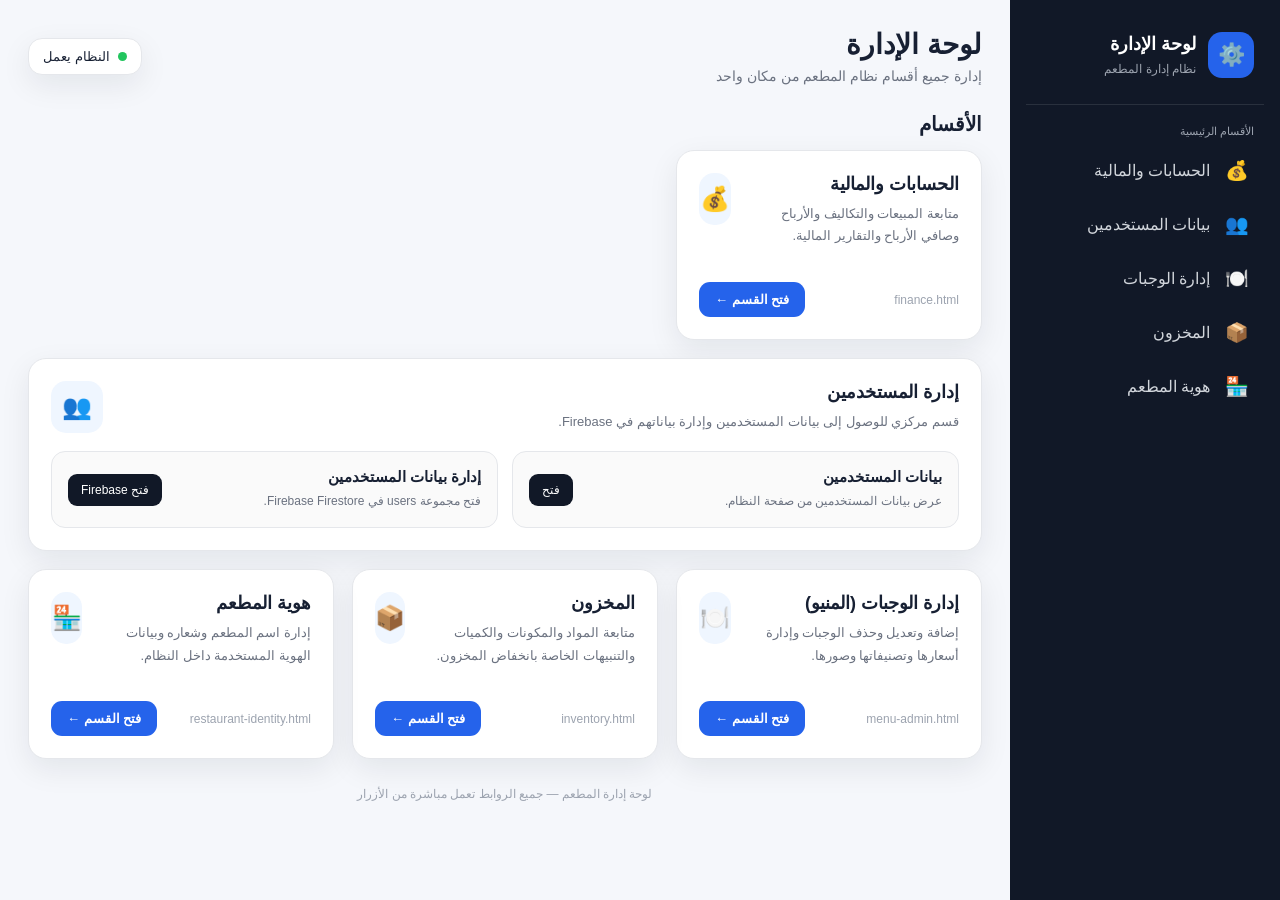
<file: admin.html>
<!DOCTYPE html>
<html lang="ar" dir="rtl">
<head>
  <meta charset="UTF-8">
  <meta name="viewport" content="width=device-width, initial-scale=1.0">
  <title>لوحة الإدارة | إدارة المطعم</title>
  <style>
    :root{
      --bg:#f5f7fb;
      --card:#ffffff;
      --text:#172033;
      --muted:#6b7280;
      --primary:#2563eb;
      --primary-dark:#1d4ed8;
      --border:#e5e7eb;
      --shadow:0 10px 30px rgba(15,23,42,.08);
      --radius:18px;
    }
    *{box-sizing:border-box}
    body{
      margin:0;
      font-family:Tahoma,Arial,sans-serif;
      background:var(--bg);
      color:var(--text);
    }
    a{text-decoration:none;color:inherit}
    .layout{
      min-height:100vh;
      display:flex;
    }
    .sidebar{
      width:270px;
      background:#111827;
      color:#fff;
      padding:24px 16px;
      position:fixed;
      right:0;
      top:0;
      bottom:0;
      overflow-y:auto;
    }
    .brand{
      display:flex;
      align-items:center;
      gap:12px;
      padding:8px 10px 26px;
      border-bottom:1px solid rgba(255,255,255,.1);
      margin-bottom:20px;
    }
    .brand-icon{
      width:46px;height:46px;
      border-radius:14px;
      display:grid;
      place-items:center;
      background:var(--primary);
      font-size:22px;
    }
    .brand h1{font-size:18px;margin:0 0 4px}
    .brand span{font-size:12px;color:#9ca3af}
    .nav-title{
      font-size:11px;
      color:#9ca3af;
      margin:18px 10px 8px;
    }
    .nav a{
      display:flex;
      align-items:center;
      gap:12px;
      padding:13px 12px;
      border-radius:12px;
      color:#d1d5db;
      margin-bottom:5px;
      transition:.2s;
    }
    .nav a:hover,.nav a.active{
      background:#1f2937;
      color:#fff;
    }
    .nav-icon{
      width:30px;
      text-align:center;
      font-size:19px;
    }
    .main{
      width:calc(100% - 270px);
      margin-right:270px;
      padding:28px;
    }
    .topbar{
      display:flex;
      justify-content:space-between;
      align-items:center;
      gap:15px;
      margin-bottom:28px;
    }
    .topbar h2{margin:0;font-size:28px}
    .topbar p{margin:7px 0 0;color:var(--muted);font-size:14px}
    .status{
      background:#fff;
      border:1px solid var(--border);
      border-radius:14px;
      padding:10px 14px;
      display:flex;
      align-items:center;
      gap:8px;
      box-shadow:var(--shadow);
      font-size:13px;
    }
    .dot{
      width:9px;height:9px;border-radius:50%;
      background:#22c55e;
    }
    .section-title{
      font-size:20px;
      margin:0 0 14px;
    }
    .grid{
      display:grid;
      grid-template-columns:repeat(3,minmax(0,1fr));
      gap:18px;
    }
    .card{
      background:var(--card);
      border:1px solid var(--border);
      border-radius:var(--radius);
      padding:22px;
      box-shadow:var(--shadow);
      min-height:190px;
      display:flex;
      flex-direction:column;
      justify-content:space-between;
      transition:.2s;
    }
    .card:hover{
      transform:translateY(-3px);
      box-shadow:0 15px 35px rgba(15,23,42,.12);
    }
    .card-head{
      display:flex;
      align-items:flex-start;
      justify-content:space-between;
      gap:12px;
    }
    .icon{
      width:52px;height:52px;
      border-radius:15px;
      display:grid;
      place-items:center;
      background:#eff6ff;
      color:var(--primary);
      font-size:24px;
    }
    .card h3{margin:0 0 8px;font-size:18px}
    .card p{
      margin:0;
      color:var(--muted);
      font-size:13px;
      line-height:1.7;
    }
    .arrow{
      width:36px;height:36px;
      border-radius:10px;
      display:grid;
      place-items:center;
      background:#f3f4f6;
      color:#374151;
      font-size:18px;
    }
    .card-action{
      margin-top:20px;
      display:flex;
      align-items:center;
      justify-content:space-between;
      gap:10px;
    }
    .open-btn{
      display:inline-flex;
      justify-content:center;
      align-items:center;
      padding:10px 16px;
      border-radius:11px;
      background:var(--primary);
      color:#fff;
      font-size:13px;
      font-weight:bold;
      transition:.2s;
    }
    .open-btn:hover{background:var(--primary-dark)}
    .external{
      color:#9ca3af;
      font-size:12px;
    }
    .users{
      grid-column:span 3;
    }
    .subgrid{
      display:grid;
      grid-template-columns:repeat(2,minmax(0,1fr));
      gap:14px;
      margin-top:18px;
    }
    .subcard{
      border:1px solid var(--border);
      border-radius:14px;
      padding:16px;
      display:flex;
      align-items:center;
      justify-content:space-between;
      gap:12px;
      background:#fafafa;
    }
    .subcard h4{margin:0 0 5px;font-size:15px}
    .subcard p{font-size:12px}
    .sub-btn{
      white-space:nowrap;
      background:#111827;
      color:#fff;
      padding:9px 13px;
      border-radius:9px;
      font-size:12px;
    }
    .footer{
      margin-top:28px;
      color:#9ca3af;
      text-align:center;
      font-size:12px;
    }
    @media(max-width:1050px){
      .grid{grid-template-columns:repeat(2,minmax(0,1fr))}
      .users{grid-column:span 2}
    }
    @media(max-width:760px){
      .sidebar{
        position:static;
        width:100%;
        min-height:auto;
      }
      .layout{display:block}
      .main{
        width:100%;
        margin:0;
        padding:18px;
      }
      .grid{grid-template-columns:1fr}
      .users{grid-column:span 1}
      .subgrid{grid-template-columns:1fr}
      .topbar{align-items:flex-start;flex-direction:column}
    }
  </style>
</head>
<body>

<div class="layout">

  <aside class="sidebar">
    <div class="brand">
      <div class="brand-icon">⚙️</div>
      <div>
        <h1>لوحة الإدارة</h1>
        <span>نظام إدارة المطعم</span>
      </div>
    </div>

    <div class="nav-title">الأقسام الرئيسية</div>
    <nav class="nav">
      <a href="finance.html">
        <span class="nav-icon">💰</span>
        <span>الحسابات والمالية</span>
      </a>

      <a href="datausers.html">
        <span class="nav-icon">👥</span>
        <span>بيانات المستخدمين</span>
      </a>

      <a href="menu-admin.html">
        <span class="nav-icon">🍽️</span>
        <span>إدارة الوجبات</span>
      </a>

      <a href="inventory.html">
        <span class="nav-icon">📦</span>
        <span>المخزون</span>
      </a>

      <a href="restaurant-identity.html">
        <span class="nav-icon">🏪</span>
        <span>هوية المطعم</span>
      </a>
    </nav>
  </aside>

  <main class="main">

    <header class="topbar">
      <div>
        <h2>لوحة الإدارة</h2>
        <p>إدارة جميع أقسام نظام المطعم من مكان واحد</p>
      </div>

      <div class="status">
        <span class="dot"></span>
        النظام يعمل
      </div>
    </header>

    <h3 class="section-title">الأقسام</h3>

    <section class="grid">

      <article class="card">
        <div class="card-head">
          <div>
            <h3>الحسابات والمالية</h3>
            <p>متابعة المبيعات والتكاليف والأرباح وصافي الأرباح والتقارير المالية.</p>
          </div>
          <div class="icon">💰</div>
        </div>
        <div class="card-action">
          <span class="external">finance.html</span>
          <a class="open-btn" href="https://xjkhcois9.github.io/Kkkk/finance.html">فتح القسم ←</a>
        </div>
      </article>

      <article class="card users">
        <div class="card-head">
          <div>
            <h3>إدارة المستخدمين</h3>
            <p>قسم مركزي للوصول إلى بيانات المستخدمين وإدارة بياناتهم في Firebase.</p>
          </div>
          <div class="icon">👥</div>
        </div>

        <div class="subgrid">

          <div class="subcard">
            <div>
              <h4>بيانات المستخدمين</h4>
              <p>عرض بيانات المستخدمين من صفحة النظام.</p>
            </div>
            <a class="sub-btn" href="https://xjkhcois9.github.io/Kkkk/datausers.html">فتح</a>
          </div>

          <div class="subcard">
            <div>
              <h4>إدارة بيانات المستخدمين</h4>
              <p>فتح مجموعة users في Firebase Firestore.</p>
            </div>
            <a class="sub-btn"
               href="https://console.firebase.google.com/u/0/project/project-ac9d8/firestore/databases/-default-/data/~2Fusers~2FTAXE3SXXUVTp2ZL8XRwIQjuH4mq1?hl=ar-001"
               target="_blank"
               rel="noopener noreferrer">فتح Firebase</a>
          </div>

        </div>
      </article>

      <article class="card">
        <div class="card-head">
          <div>
            <h3>إدارة الوجبات (المنيو)</h3>
            <p>إضافة وتعديل وحذف الوجبات وإدارة أسعارها وتصنيفاتها وصورها.</p>
          </div>
          <div class="icon">🍽️</div>
        </div>
        <div class="card-action">
          <span class="external">menu-admin.html</span>
          <a class="open-btn" href="https://xjkhcois9.github.io/Kkkk/menu-admin.html">فتح القسم ←</a>
        </div>
      </article>

      <article class="card">
        <div class="card-head">
          <div>
            <h3>المخزون</h3>
            <p>متابعة المواد والمكونات والكميات والتنبيهات الخاصة بانخفاض المخزون.</p>
          </div>
          <div class="icon">📦</div>
        </div>
        <div class="card-action">
          <span class="external">inventory.html</span>
          <a class="open-btn" href="https://xjkhcois9.github.io/Kkkk/inventory.html">فتح القسم ←</a>
        </div>
      </article>

      <article class="card">
        <div class="card-head">
          <div>
            <h3>هوية المطعم</h3>
            <p>إدارة اسم المطعم وشعاره وبيانات الهوية المستخدمة داخل النظام.</p>
          </div>
          <div class="icon">🏪</div>
        </div>
        <div class="card-action">
          <span class="external">restaurant-identity.html</span>
          <a class="open-btn" href="https://xjkhcois9.github.io/Kkkk/restaurant-identity.html">فتح القسم ←</a>
        </div>
      </article>

    </section>

    <div class="footer">
      لوحة إدارة المطعم — جميع الروابط تعمل مباشرة من الأزرار
    </div>

  </main>
</div>

</body>
</html>
</file>
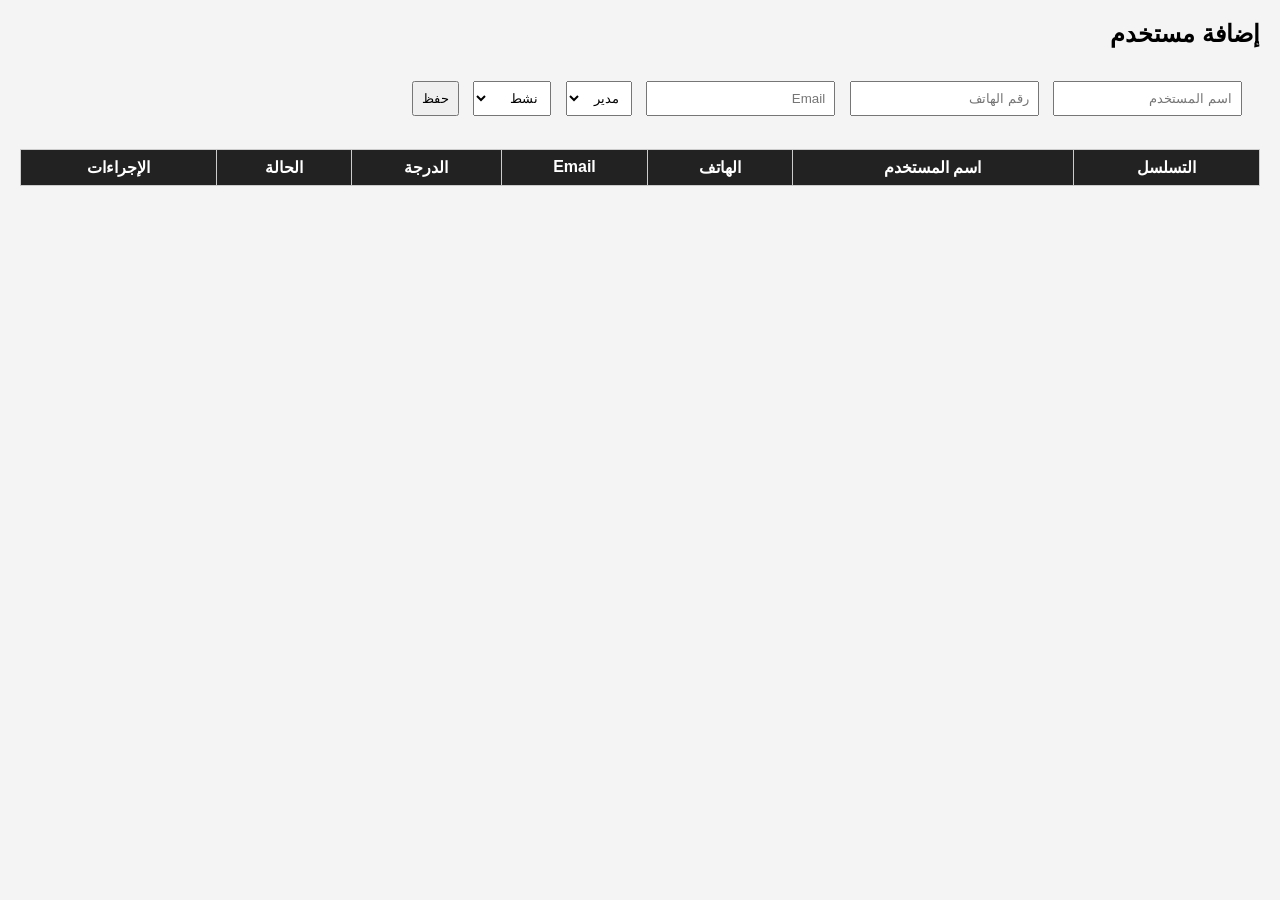
<file: datausers.html>
<!DOCTYPE html><html lang="ar" dir="rtl"><head><meta charset="UTF-8"><title>إدارة المستخدمين</title>
<style>
body{font-family:Arial;background:#f4f4f4;margin:20px}form,input,select,button{margin:5px;padding:8px}
table{width:100%;border-collapse:collapse;background:#fff;margin-top:20px}th,td{border:1px solid #ccc;padding:8px;text-align:center}th{background:#222;color:#fff}
</style></head><body>
<h2>إضافة مستخدم</h2>
<form id=f>
<input id=u placeholder="اسم المستخدم" required>
<input id=p placeholder="رقم الهاتف" required>
<input id=e type=email placeholder="Email" required>
<select id=r><option>مدير</option><option>شيف</option><option>نادل</option></select>
<select id=s><option>نشط</option><option>موقوف</option></select>
<button>حفظ</button></form>
<table><thead><tr><th>التسلسل</th><th>اسم المستخدم</th><th>الهاتف</th><th>Email</th><th>الدرجة</th><th>الحالة</th><th>الإجراءات</th></tr></thead><tbody id=t></tbody></table>
<script>
const t=document.getElementById('t');
function add(o){
let tr=document.createElement('tr');
const n=t.rows.length+1;
tr.innerHTML=`<td>${n}</td><td>${o.u}</td><td>${o.p}</td><td>${o.e}</td><td>${o.r}</td><td>${o.s}</td><td><button onclick="this.closest('tr').remove()">حذف</button></td>`;
t.appendChild(tr);}
document.getElementById('f').onsubmit=e=>{
e.preventDefault();
const o={u:u.value,p:p.value,e:e1.value,r:r.value,s:s.value};
let arr=JSON.parse(localStorage.users||'[]');arr.push(o);localStorage.users=JSON.stringify(arr);add(o);f.reset();}
const u=document.getElementById('u'),p=document.getElementById('p'),e1=document.getElementById('e'),r=document.getElementById('r'),s=document.getElementById('s'),f=document.getElementById('f');
(JSON.parse(localStorage.users||'[]')).forEach(add);
</script></body></html>
</file>
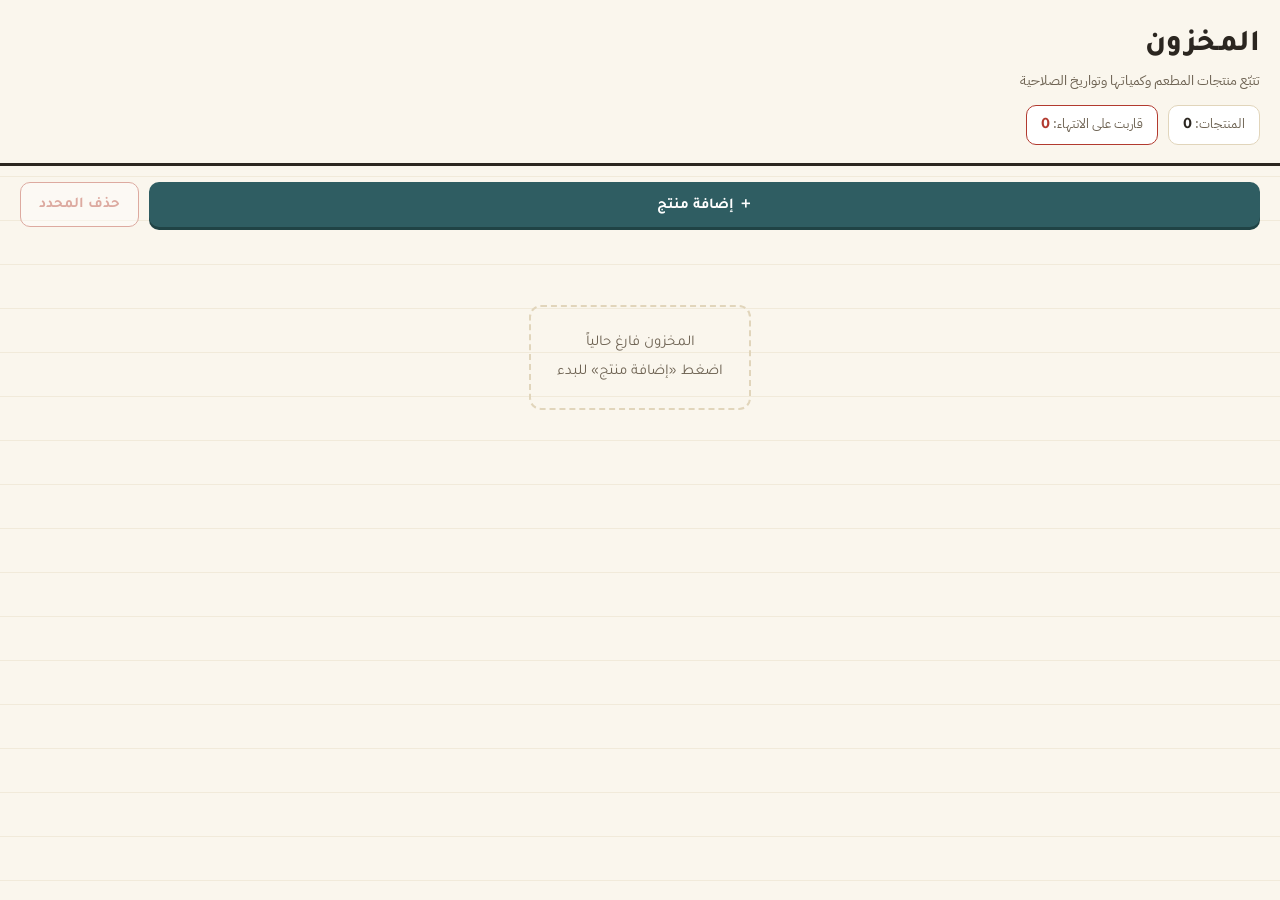
<file: inventory.html>
<!DOCTYPE html>
<html lang="ar" dir="rtl">
<head>
<meta charset="UTF-8">
<meta name="viewport" content="width=device-width, initial-scale=1.0">
<title>المخزون</title>
<link rel="preconnect" href="https://fonts.googleapis.com">
<link href="https://fonts.googleapis.com/css2?family=Tajawal:wght@400;500;700;800&family=IBM+Plex+Sans+Arabic:wght@400;500;600&display=swap" rel="stylesheet">
<style>
  :root{
    --paper:#FAF6ED;
    --paper-dim:#F1EADA;
    --ink:#2B2620;
    --ink-soft:#6E6353;
    --mustard:#B8862B;
    --mustard-deep:#8C6520;
    --teal:#2F5D62;
    --teal-deep:#204345;
    --danger:#B23A2F;
    --line:#E1D5BB;
    --card:#FFFFFF;
  }
  *{box-sizing:border-box;}
  body{
    margin:0;
    background:var(--paper);
    background-image:
      linear-gradient(var(--paper-dim) 1px, transparent 1px);
    background-size: 100% 44px;
    font-family:'IBM Plex Sans Arabic', sans-serif;
    color:var(--ink);
    min-height:100vh;
    padding-bottom:110px;
  }
  header{
    padding:28px 20px 18px;
    border-bottom:3px solid var(--ink);
    background:var(--paper);
    position:sticky;
    top:0;
    z-index:5;
  }
  header h1{
    font-family:'Tajawal', sans-serif;
    font-weight:800;
    font-size:30px;
    margin:0;
    letter-spacing:0.5px;
  }
  header p{
    margin:6px 0 0;
    color:var(--ink-soft);
    font-size:14px;
  }
  .stats{
    display:flex;
    gap:10px;
    margin-top:14px;
    flex-wrap:wrap;
  }
  .stat{
    background:var(--card);
    border:1.5px solid var(--line);
    border-radius:10px;
    padding:8px 14px;
    font-size:13px;
    color:var(--ink-soft);
  }
  .stat b{
    color:var(--ink);
    font-family:'Tajawal', sans-serif;
    font-size:16px;
    font-weight:700;
  }
  .stat.warn{ border-color:var(--danger); }
  .stat.warn b{ color:var(--danger); }

  .actions{
    display:flex;
    gap:10px;
    padding:16px 20px 4px;
  }
  .btn{
    font-family:'Tajawal', sans-serif;
    font-weight:700;
    font-size:15px;
    border:none;
    border-radius:10px;
    padding:12px 18px;
    cursor:pointer;
    transition:transform .12s ease, box-shadow .12s ease;
    display:flex;
    align-items:center;
    gap:8px;
  }
  .btn:active{ transform:scale(0.97); }
  .btn-add{
    background:var(--teal);
    color:#fff;
    flex:1;
    justify-content:center;
    box-shadow:0 3px 0 var(--teal-deep);
  }
  .btn-add:active{ box-shadow:0 1px 0 var(--teal-deep); }
  .btn-del{
    background:var(--card);
    color:var(--danger);
    border:1.5px solid var(--danger);
  }
  .btn-del[disabled]{
    opacity:.4;
    cursor:not-allowed;
  }

  .list{
    padding:14px 20px 0;
    display:flex;
    flex-direction:column;
    gap:12px;
  }
  .empty{
    text-align:center;
    color:var(--ink-soft);
    padding:60px 20px;
    font-size:15px;
    line-height:1.9;
  }
  .empty .tag{
    display:inline-block;
    border:2px dashed var(--line);
    border-radius:12px;
    padding:22px 26px;
    font-family:'Tajawal', sans-serif;
  }

  .card{
    background:var(--card);
    border:1.5px solid var(--line);
    border-radius:14px;
    display:flex;
    align-items:stretch;
    overflow:hidden;
    box-shadow:0 2px 0 var(--line);
    position:relative;
  }
  .card.expiring{ border-color:var(--danger); }

  .badge{
    background:var(--mustard);
    color:#fff;
    font-family:'Tajawal', sans-serif;
    font-weight:800;
    font-size:20px;
    width:52px;
    flex-shrink:0;
    display:flex;
    align-items:center;
    justify-content:center;
    border-left:1.5px solid var(--line);
  }
  .card.expiring .badge{ background:var(--danger); }

  .body{
    flex:1;
    padding:12px 14px;
    min-width:0;
  }
  .name-row{
    display:flex;
    align-items:center;
    justify-content:space-between;
    gap:8px;
  }
  .name{
    font-family:'Tajawal', sans-serif;
    font-weight:700;
    font-size:17px;
    background:transparent;
    border:none;
    color:var(--ink);
    width:100%;
    padding:2px 0;
  }
  .name:focus{ outline:none; border-bottom:1.5px solid var(--mustard); }

  .select-box{
    width:22px;
    height:22px;
    accent-color:var(--teal);
    flex-shrink:0;
    cursor:pointer;
  }

  .meta-row{
    display:flex;
    align-items:center;
    justify-content:space-between;
    margin-top:10px;
    gap:10px;
    flex-wrap:wrap;
  }
  .expiry{
    display:flex;
    align-items:center;
    gap:6px;
    font-size:13px;
    color:var(--ink-soft);
  }
  .expiry input{
    font-family:'IBM Plex Sans Arabic', sans-serif;
    font-size:13px;
    border:1px solid var(--line);
    border-radius:7px;
    padding:5px 7px;
    color:var(--ink);
    background:var(--paper);
  }
  .expiry.soon{ color:var(--danger); font-weight:600; }

  .qty{
    display:flex;
    align-items:center;
    gap:0;
    border:1.5px solid var(--line);
    border-radius:9px;
    overflow:hidden;
  }
  .qty button{
    width:32px;
    height:32px;
    border:none;
    background:var(--paper-dim);
    font-size:18px;
    font-weight:700;
    color:var(--ink);
    cursor:pointer;
  }
  .qty button:hover{ background:var(--mustard); color:#fff; }
  .qty .count{
    width:38px;
    text-align:center;
    font-family:'Tajawal', sans-serif;
    font-weight:700;
    font-size:15px;
  }

  .del-single{
    background:none;
    border:none;
    color:var(--ink-soft);
    cursor:pointer;
    padding:10px 12px;
    font-size:13px;
    border-right:1.5px solid var(--line);
    flex-shrink:0;
    writing-mode: vertical-rl;
    font-family:'Tajawal', sans-serif;
    font-weight:600;
  }
  .del-single:hover{ color:var(--danger); }

  .toast{
    position:fixed;
    bottom:20px;
    left:50%;
    transform:translateX(-50%) translateY(20px);
    background:var(--ink);
    color:var(--paper);
    padding:10px 20px;
    border-radius:10px;
    font-size:14px;
    opacity:0;
    transition:opacity .25s ease, transform .25s ease;
    pointer-events:none;
    z-index:20;
    font-family:'Tajawal', sans-serif;
  }
  .toast.show{
    opacity:1;
    transform:translateX(-50%) translateY(0);
  }

  @media (max-width:420px){
    .badge{ width:42px; font-size:17px; }
    header h1{ font-size:26px; }
  }
</style>
</head>
<body>

<header>
  <h1>المخزون</h1>
  <p>تتبّع منتجات المطعم وكمياتها وتواريخ الصلاحية</p>
  <div class="stats">
    <div class="stat">المنتجات: <b id="statCount">0</b></div>
    <div class="stat warn">قاربت على الانتهاء: <b id="statSoon">0</b></div>
  </div>
</header>

<div class="actions">
  <button class="btn btn-add" id="addBtn">＋ إضافة منتج</button>
  <button class="btn btn-del" id="delBtn" disabled>حذف المحدد</button>
</div>

<div class="list" id="list"></div>

<div class="toast" id="toast"></div>

<script>
let products = [];
let nextNum = 1;

const list = document.getElementById('list');
const statCount = document.getElementById('statCount');
const statSoon = document.getElementById('statSoon');
const delBtn = document.getElementById('delBtn');
const toastEl = document.getElementById('toast');

function toast(msg){
  toastEl.textContent = msg;
  toastEl.classList.add('show');
  clearTimeout(toastEl._t);
  toastEl._t = setTimeout(()=> toastEl.classList.remove('show'), 1800);
}

function daysUntil(dateStr){
  if(!dateStr) return null;
  const d = new Date(dateStr);
  const now = new Date();
  d.setHours(0,0,0,0); now.setHours(0,0,0,0);
  return Math.round((d-now)/86400000);
}

async function save(){
  try{
    await window.storage.set('inventory-products', JSON.stringify(products), false);
  }catch(e){ console.error('storage error', e); }
}

async function load(){
  try{
    const res = await window.storage.get('inventory-products', false);
    if(res && res.value){
      products = JSON.parse(res.value);
      nextNum = products.reduce((m,p)=> Math.max(m, p.num||0), 0) + 1;
    }
  }catch(e){
    // no data yet
  }
  render();
}

function render(){
  list.innerHTML = '';
  if(products.length === 0){
    list.innerHTML = `<div class="empty"><div class="tag">المخزون فارغ حالياً<br>اضغط «إضافة منتج» للبدء</div></div>`;
  }
  let soonCount = 0;
  products.forEach(p=>{
    const d = daysUntil(p.expiry);
    const isSoon = d !== null && d <= 3;
    if(isSoon) soonCount++;

    const card = document.createElement('div');
    card.className = 'card' + (isSoon ? ' expiring' : '');
    card.innerHTML = `
      <button class="del-single" data-id="${p.id}" title="حذف المنتج">حذف</button>
      <div class="body">
        <div class="name-row">
          <input class="name" value="${p.name.replace(/"/g,'&quot;')}" data-id="${p.id}" placeholder="اسم المنتج">
          <input type="checkbox" class="select-box" data-id="${p.id}" ${p.selected ? 'checked' : ''}>
        </div>
        <div class="meta-row">
          <div class="expiry ${isSoon ? 'soon' : ''}">
            تاريخ الصلاحية:
            <input type="date" value="${p.expiry||''}" data-id="${p.id}" class="expiry-input">
          </div>
          <div class="qty">
            <button class="minus" data-id="${p.id}">−</button>
            <span class="count">${p.qty}</span>
            <button class="plus" data-id="${p.id}">+</button>
          </div>
        </div>
      </div>
      <div class="badge">${p.num}</div>
    `;
    list.appendChild(card);
  });

  statCount.textContent = products.length;
  statSoon.textContent = soonCount;

  const anySelected = products.some(p=>p.selected);
  delBtn.disabled = !anySelected;

  // wire events
  list.querySelectorAll('.plus').forEach(b=> b.onclick = ()=>changeQty(b.dataset.id, 1));
  list.querySelectorAll('.minus').forEach(b=> b.onclick = ()=>changeQty(b.dataset.id, -1));
  list.querySelectorAll('.del-single').forEach(b=> b.onclick = ()=>deleteOne(b.dataset.id));
  list.querySelectorAll('.select-box').forEach(b=> b.onchange = ()=>toggleSelect(b.dataset.id, b.checked));
  list.querySelectorAll('.name').forEach(inp=> inp.onchange = ()=>renameProduct(inp.dataset.id, inp.value));
  list.querySelectorAll('.expiry-input').forEach(inp=> inp.onchange = ()=>setExpiry(inp.dataset.id, inp.value));
}

function changeQty(id, delta){
  const p = products.find(x=>x.id===id);
  if(!p) return;
  p.qty = Math.max(0, p.qty + delta);
  save(); render();
}

function deleteOne(id){
  products = products.filter(p=>p.id!==id);
  save(); render();
  toast('تم حذف المنتج');
}

function toggleSelect(id, val){
  const p = products.find(x=>x.id===id);
  if(p) p.selected = val;
  save(); render();
}

function renameProduct(id, val){
  const p = products.find(x=>x.id===id);
  if(p) p.name = val || `منتج رقم ${p.num}`;
  save();
}

function setExpiry(id, val){
  const p = products.find(x=>x.id===id);
  if(p) p.expiry = val;
  save(); render();
}

document.getElementById('addBtn').onclick = ()=>{
  const p = { id: 'p'+Date.now()+Math.random().toString(36).slice(2,6), num: nextNum++, name: `منتج رقم ${nextNum-1}`, qty: 1, expiry: '', selected:false };
  products.unshift(p);
  save(); render();
  toast('تمت إضافة المنتج');
};

delBtn.onclick = ()=>{
  const removed = products.filter(p=>p.selected).length;
  products = products.filter(p=>!p.selected);
  save(); render();
  toast(`تم حذف ${removed} منتج`);
};

load();
</script>
</body>
</html>
</file>
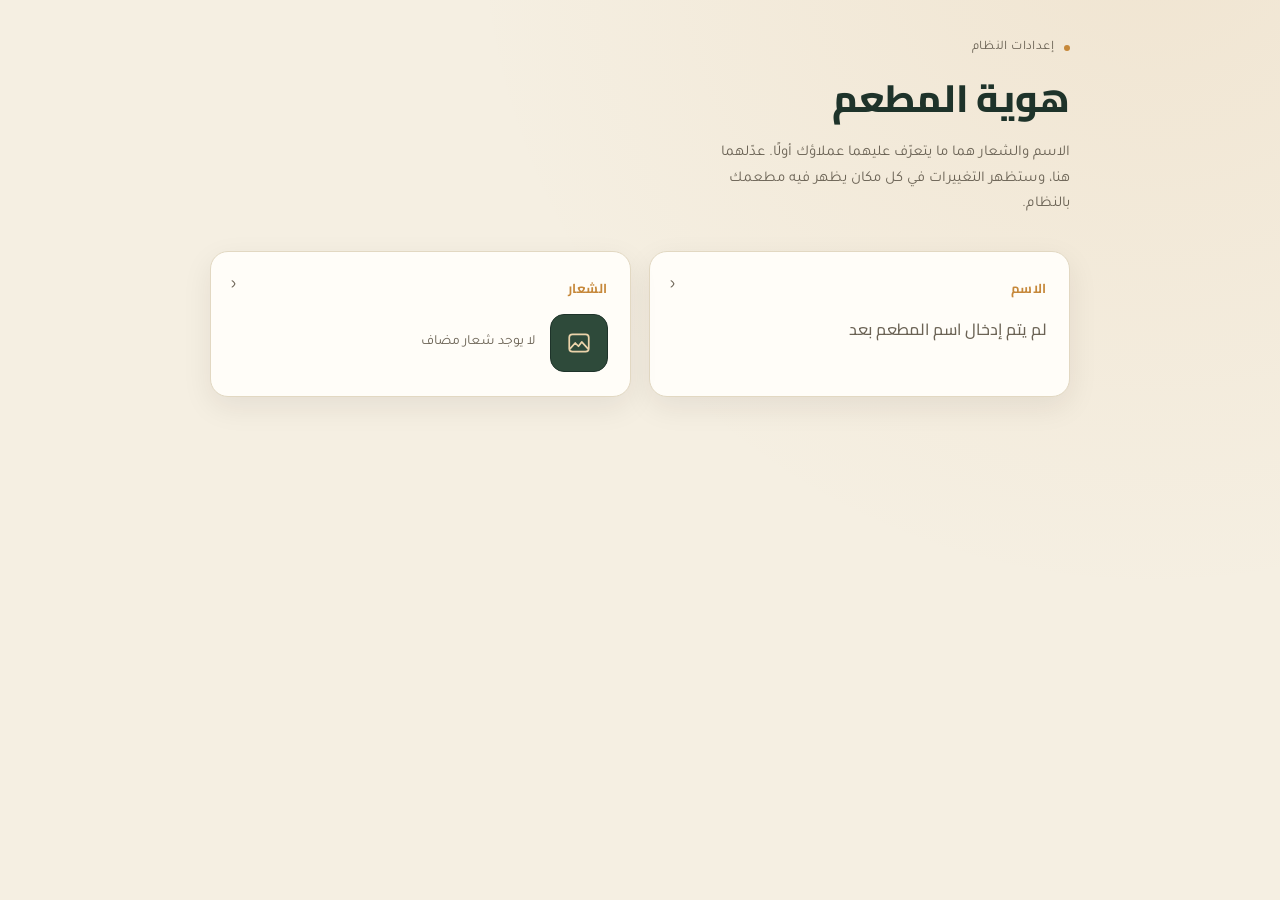
<file: restaurant-identity.html>
<!DOCTYPE html>
<html lang="ar" dir="rtl">
<head>
<meta charset="UTF-8">
<meta name="viewport" content="width=device-width, initial-scale=1.0">
<title>هوية المطعم</title>
<link rel="preconnect" href="https://fonts.googleapis.com">
<link href="https://fonts.googleapis.com/css2?family=Cairo:wght@500;700;800&family=Tajawal:wght@400;500;700&display=swap" rel="stylesheet">
<style>
  :root{
    --bg:#F5EFE2;
    --paper:#FFFDF8;
    --ink:#221F1A;
    --ink-soft:#6B6355;
    --pine:#2E4A3A;
    --pine-deep:#1E332A;
    --amber:#C6883A;
    --amber-soft:#EBD3AA;
    --brick:#A0472C;
    --line:#E2D8C2;
    --shadow: 0 10px 30px rgba(34,31,26,0.08);
  }
  *{box-sizing:border-box;}
  html,body{margin:0;padding:0;}
  body{
    background:
      radial-gradient(circle at 90% -10%, rgba(198,136,58,0.10), transparent 45%),
      var(--bg);
    color:var(--ink);
    font-family:'Tajawal', sans-serif;
    min-height:100vh;
    padding: 40px 20px 80px;
  }
  .wrap{ max-width: 860px; margin: 0 auto; }

  /* header */
  .eyebrow{
    display:flex; align-items:center; gap:10px;
    color:var(--ink-soft); font-size:13px; letter-spacing:.03em;
    margin-bottom:6px;
  }
  .eyebrow .dot{width:6px;height:6px;border-radius:50%;background:var(--amber);}
  h1{
    font-family:'Cairo', sans-serif;
    font-weight:800;
    font-size: clamp(28px, 4vw, 38px);
    margin: 0 0 6px;
    color: var(--pine-deep);
  }
  .sub{ color:var(--ink-soft); font-size:15px; margin:0 0 34px; max-width: 46ch; line-height:1.7;}

  /* cards grid */
  .grid{
    display:grid;
    grid-template-columns: 1fr 1fr;
    gap: 18px;
  }
  @media (max-width: 640px){ .grid{ grid-template-columns: 1fr; } }

  .card{
    position:relative;
    background: var(--paper);
    border:1px solid var(--line);
    border-radius: 18px;
    padding: 24px 22px;
    text-align:right;
    cursor:pointer;
    transition: transform .18s ease, box-shadow .18s ease, border-color .18s ease;
    box-shadow: var(--shadow);
  }
  .card:hover{ transform: translateY(-3px); border-color: var(--amber); }
  .card:focus-visible{ outline: 3px solid var(--amber); outline-offset: 3px; }

  .card-label{
    font-family:'Cairo', sans-serif;
    font-weight:700;
    font-size: 13px;
    color: var(--amber);
    letter-spacing:.04em;
    margin-bottom: 14px;
    display:block;
  }

  .name-value{
    font-family:'Cairo', sans-serif;
    font-weight:800;
    font-size: 22px;
    color: var(--pine-deep);
    min-height: 28px;
  }
  .name-value.placeholder{ color: var(--ink-soft); font-weight:500; font-size:16px; }

  .logo-row{ display:flex; align-items:center; gap:14px; }
  .logo-frame{
    width:58px; height:58px; border-radius: 14px;
    background: var(--pine);
    display:flex; align-items:center; justify-content:center;
    overflow:hidden; flex-shrink:0;
    border: 1px solid var(--pine-deep);
  }
  .logo-frame img{ width:100%; height:100%; object-fit:cover; }
  .logo-frame svg{ width:26px; height:26px; }
  .logo-caption{ color: var(--ink-soft); font-size:14px; }

  .chev{
    position:absolute; top:22px; left:20px;
    color: var(--ink-soft); font-size:18px;
  }

  /* stamp signature element */
  .stamp{
    position:absolute; bottom: -10px; left:-10px;
    width:64px; height:64px;
    opacity:0;
    transform: scale(1.4) rotate(-18deg);
    transition: opacity .35s ease, transform .35s cubic-bezier(.2,1.4,.4,1);
    pointer-events:none;
  }
  .stamp.show{ opacity:1; transform: scale(1) rotate(-12deg); }
  .stamp svg{ width:100%; height:100%; }

  /* panel (slide-down editor) */
  .panel-anchor{ grid-column: 1 / -1; }
  .panel{
    max-height:0;
    opacity:0;
    overflow:hidden;
    transition: max-height .38s ease, opacity .3s ease, margin .38s ease;
    margin-top:0;
  }
  .panel.open{ max-height: 420px; opacity:1; margin-top: 16px; }

  .panel-inner{
    background: var(--pine-deep);
    border-radius: 18px;
    padding: 26px 24px;
    color:#F4EFE3;
    position:relative;
  }
  .panel-title{
    font-family:'Cairo', sans-serif;
    font-weight:700;
    font-size:15px;
    color: var(--amber-soft);
    margin: 0 0 18px;
    display:flex; align-items:center; gap:10px;
  }
  .panel-title .bar{ width:22px; height:2px; background:var(--amber); display:inline-block; }

  .field-label{ font-size:13px; color:#C9C2B2; margin-bottom:8px; display:block; }
  .field{
    width:100%;
    background: rgba(245,239,227,0.06);
    border: 1px solid rgba(245,239,227,0.22);
    border-radius: 12px;
    padding: 14px 16px;
    color: #F8F4EA;
    font-family:'Tajawal', sans-serif;
    font-size:16px;
    outline:none;
    transition: border-color .15s ease, background .15s ease;
  }
  .field::placeholder{ color:#9A9282; }
  .field:focus{ border-color: var(--amber); background: rgba(245,239,227,0.1); }

  .btn-row{ display:flex; gap:10px; margin-top:20px; flex-wrap:wrap; }
  .btn{
    font-family:'Tajawal', sans-serif;
    font-weight:700;
    font-size:15px;
    border:none;
    border-radius: 12px;
    padding: 13px 22px;
    cursor:pointer;
    transition: filter .15s ease, transform .1s ease;
  }
  .btn:active{ transform: scale(.98); }
  .btn-save{ background: var(--amber); color: var(--pine-deep); }
  .btn-save:hover{ filter: brightness(1.08); }
  .btn-ghost{
    background: transparent; color:#F4EFE3;
    border: 1px solid rgba(245,239,227,0.3);
  }
  .btn-ghost:hover{ border-color: rgba(245,239,227,0.6); }
  .btn-danger{
    background: transparent; color: #E8B39C;
    border: 1px solid rgba(160,71,44,0.6);
  }
  .btn-danger:hover{ background: rgba(160,71,44,0.18); }
  .btn-block{ width:100%; text-align:center; justify-content:center; }
  .btn-full-row{ display:flex; flex-direction:column; gap:10px; margin-top:4px; }
  .btn svg{ vertical-align:-3px; margin-left:6px; width:16px; height:16px; }

  .close-x{
    position:absolute; top:20px; left:20px;
    background:none; border:none; color:#C9C2B2; cursor:pointer;
    font-size:18px; line-height:1; padding:4px;
  }
  .close-x:hover{ color:#fff; }

  .toast{
    position: fixed; bottom: 26px; right: 50%; transform: translateX(50%) translateY(20px);
    background: var(--pine-deep); color:#F4EFE3;
    padding: 12px 20px; border-radius: 12px;
    font-size:14px; font-weight:700;
    box-shadow: var(--shadow);
    opacity:0; pointer-events:none;
    transition: opacity .25s ease, transform .25s ease;
    display:flex; align-items:center; gap:8px;
  }
  .toast.show{ opacity:1; transform: translateX(50%) translateY(0); }
  .toast .amber-dot{ width:8px;height:8px;border-radius:50%; background:var(--amber); }

  .hidden-input{ display:none; }
  .file-name{ font-size:13px; color:#C9C2B2; margin-top:8px; }
</style>
</head>
<body>

<div class="wrap">
  <div class="eyebrow"><span class="dot"></span> إعدادات النظام</div>
  <h1>هوية المطعم</h1>
  <p class="sub">الاسم والشعار هما ما يتعرّف عليهما عملاؤك أولًا. عدّلهما هنا، وستظهر التغييرات في كل مكان يظهر فيه مطعمك بالنظام.</p>

  <div class="grid">

    <!-- بطاقة الاسم -->
    <div class="card" id="nameCard" tabindex="0" role="button" aria-expanded="false">
      <span class="card-label">الاسم</span>
      <div class="name-value placeholder" id="nameValue">لم يتم إدخال اسم المطعم بعد</div>
      <span class="chev">‹</span>
      <div class="stamp" id="nameStamp">
        <svg viewBox="0 0 100 100"><circle cx="50" cy="50" r="46" fill="none" stroke="#C6883A" stroke-width="3"/><circle cx="50" cy="50" r="37" fill="none" stroke="#C6883A" stroke-width="1.5"/><text x="50" y="46" text-anchor="middle" font-family="Cairo, sans-serif" font-size="13" font-weight="800" fill="#C6883A">تم</text><text x="50" y="62" text-anchor="middle" font-family="Cairo, sans-serif" font-size="9" fill="#C6883A">الحفظ</text></svg>
      </div>
    </div>

    <!-- بطاقة الشعار -->
    <div class="card" id="logoCard" tabindex="0" role="button" aria-expanded="false">
      <span class="card-label">الشعار</span>
      <div class="logo-row">
        <div class="logo-frame" id="logoFrame">
          <svg viewBox="0 0 24 24" fill="none" stroke="#EBD3AA" stroke-width="1.6"><path d="M4 17l4.5-5 3 3 3-4L20 17" stroke-linecap="round" stroke-linejoin="round"/><rect x="3" y="4" width="18" height="16" rx="3"/></svg>
        </div>
        <div class="logo-caption" id="logoCaption">لا يوجد شعار مضاف</div>
      </div>
      <span class="chev">‹</span>
    </div>

    <!-- لوحة تحرير الاسم -->
    <div class="panel-anchor">
      <div class="panel" id="namePanel">
        <div class="panel-inner">
          <button class="close-x" data-close="namePanel" aria-label="إغلاق">✕</button>
          <div class="panel-title"><span class="bar"></span> تعديل اسم المطعم</div>
          <label class="field-label" for="nameInput">اسم المطعم</label>
          <input class="field" id="nameInput" type="text" placeholder="مثال: مطعم الأصالة" maxlength="60">
          <div class="btn-row">
            <button class="btn btn-save" id="saveNameBtn">محفوظ</button>
            <button class="btn btn-ghost" data-close="namePanel">إلغاء</button>
          </div>
        </div>
      </div>
    </div>

    <!-- لوحة الشعار -->
    <div class="panel-anchor">
      <div class="panel" id="logoPanel">
        <div class="panel-inner">
          <button class="close-x" data-close="logoPanel" aria-label="إغلاق">✕</button>
          <div class="panel-title"><span class="bar"></span> شعار المطعم</div>
          <div class="btn-full-row">
            <button class="btn btn-save btn-block" id="addLogoBtn">
              <svg viewBox="0 0 24 24" fill="none" stroke="#1E332A" stroke-width="2"><path d="M12 5v14M5 12h14" stroke-linecap="round"/></svg>
              إضافة شعار المطعم
            </button>
            <button class="btn btn-danger btn-block" id="removeLogoBtn">
              <svg viewBox="0 0 24 24" fill="none" stroke="#E8B39C" stroke-width="2"><path d="M3 6h18M8 6V4a2 2 0 012-2h4a2 2 0 012 2v2m3 0-1 14a2 2 0 01-2 2H8a2 2 0 01-2-2L5 6" stroke-linecap="round" stroke-linejoin="round"/></svg>
              حذف شعار المطعم
            </button>
          </div>
          <input type="file" accept="image/*" class="hidden-input" id="logoFileInput">
          <div class="file-name" id="fileNameLabel"></div>
        </div>
      </div>
    </div>

  </div>
</div>

<div class="toast" id="toast"><span class="amber-dot"></span><span id="toastText"></span></div>

<script>
  const nameCard = document.getElementById('nameCard');
  const logoCard = document.getElementById('logoCard');
  const namePanel = document.getElementById('namePanel');
  const logoPanel = document.getElementById('logoPanel');
  const nameInput = document.getElementById('nameInput');
  const nameValue = document.getElementById('nameValue');
  const nameStamp = document.getElementById('nameStamp');
  const toast = document.getElementById('toast');
  const toastText = document.getElementById('toastText');
  const logoFileInput = document.getElementById('logoFileInput');
  const logoFrame = document.getElementById('logoFrame');
  const logoCaption = document.getElementById('logoCaption');
  const fileNameLabel = document.getElementById('fileNameLabel');

  function togglePanel(panel, card, otherPanel, otherCard){
    const isOpen = panel.classList.contains('open');
    otherPanel.classList.remove('open');
    otherCard.setAttribute('aria-expanded', 'false');
    if(isOpen){
      panel.classList.remove('open');
      card.setAttribute('aria-expanded', 'false');
    } else {
      panel.classList.add('open');
      card.setAttribute('aria-expanded', 'true');
      if(panel === namePanel){ nameInput.focus(); }
    }
  }

  nameCard.addEventListener('click', () => togglePanel(namePanel, nameCard, logoPanel, logoCard));
  logoCard.addEventListener('click', () => togglePanel(logoPanel, logoCard, namePanel, nameCard));
  [nameCard, logoCard].forEach(c => c.addEventListener('keydown', e => {
    if(e.key === 'Enter' || e.key === ' '){ e.preventDefault(); c.click(); }
  }));

  document.querySelectorAll('[data-close]').forEach(btn => {
    btn.addEventListener('click', (e) => {
      e.stopPropagation();
      const panel = document.getElementById(btn.dataset.close);
      panel.classList.remove('open');
      (panel === namePanel ? nameCard : logoCard).setAttribute('aria-expanded', 'false');
    });
  });

  function showToast(msg){
    toastText.textContent = msg;
    toast.classList.add('show');
    setTimeout(() => toast.classList.remove('show'), 2200);
  }

  document.getElementById('saveNameBtn').addEventListener('click', () => {
    const val = nameInput.value.trim();
    if(!val){
      nameInput.focus();
      nameInput.style.borderColor = '#A0472C';
      setTimeout(() => nameInput.style.borderColor = '', 900);
      return;
    }
    nameValue.textContent = val;
    nameValue.classList.remove('placeholder');
    namePanel.classList.remove('open');
    nameCard.setAttribute('aria-expanded', 'false');
    showToast('تم حفظ اسم المطعم');
    nameStamp.classList.add('show');
    setTimeout(() => nameStamp.classList.remove('show'), 1600);
  });

  document.getElementById('addLogoBtn').addEventListener('click', () => logoFileInput.click());

  logoFileInput.addEventListener('change', () => {
    const file = logoFileInput.files[0];
    if(!file) return;
    const url = URL.createObjectURL(file);
    logoFrame.innerHTML = `<img src="${url}" alt="شعار المطعم">`;
    logoCaption.textContent = 'تم إضافة الشعار';
    fileNameLabel.textContent = file.name;
    showToast('تم إضافة شعار المطعم');
  });

  document.getElementById('removeLogoBtn').addEventListener('click', () => {
    logoFrame.innerHTML = `<svg viewBox="0 0 24 24" fill="none" stroke="#EBD3AA" stroke-width="1.6"><path d="M4 17l4.5-5 3 3 3-4L20 17" stroke-linecap="round" stroke-linejoin="round"/><rect x="3" y="4" width="18" height="16" rx="3"/></svg>`;
    logoCaption.textContent = 'لا يوجد شعار مضاف';
    fileNameLabel.textContent = '';
    logoFileInput.value = '';
    showToast('تم حذف شعار المطعم');
  });
</script>
</body>
</html>
</file>
